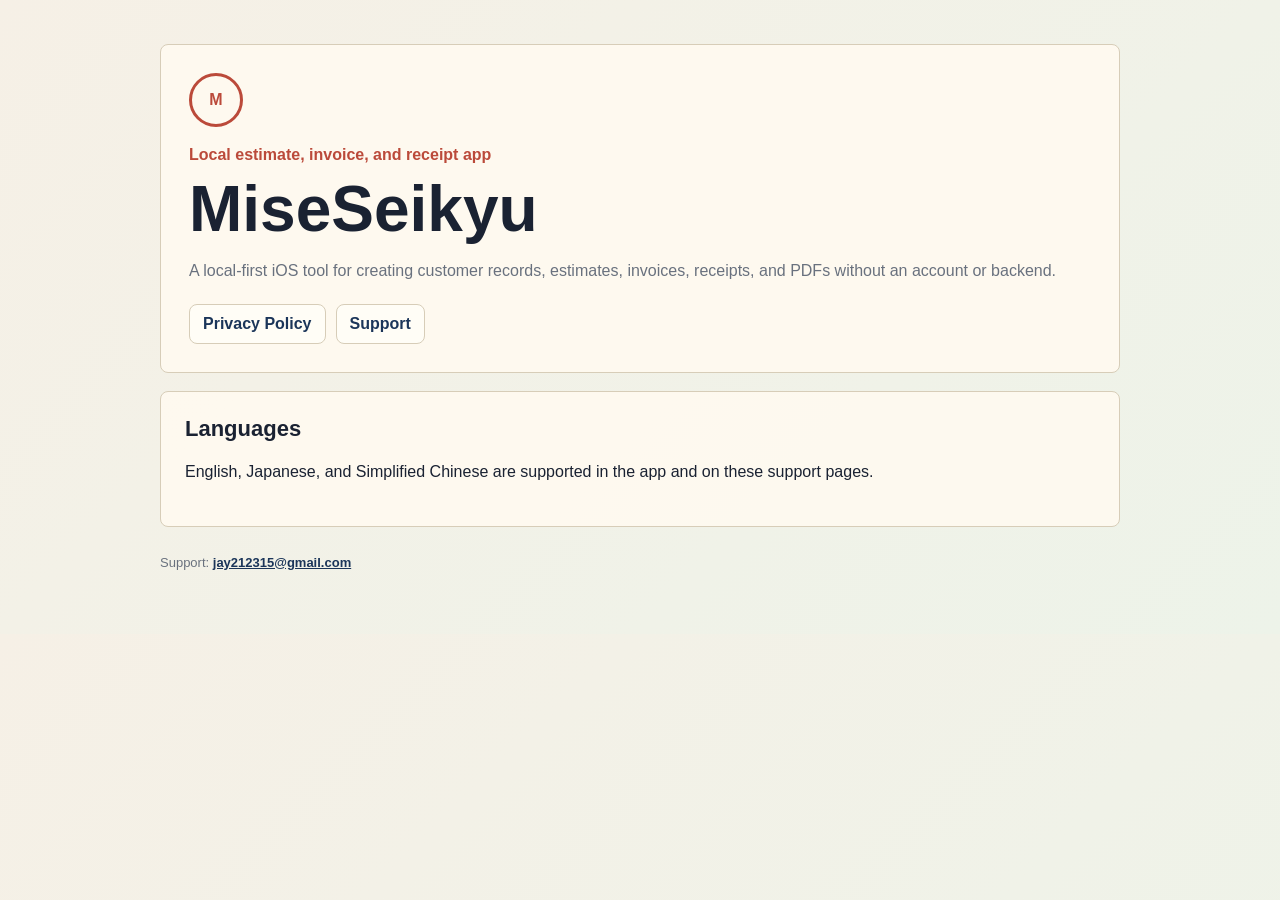
<file: index.html>
<!doctype html>
<html lang="en">
<head>
  <meta charset="utf-8">
  <meta name="viewport" content="width=device-width, initial-scale=1">
  <title>MiseSeikyu</title>
  <link rel="stylesheet" href="assets/site.css">
</head>
<body>
  <main>
    <header>
      <div class="stamp">M</div>
      <p class="kicker">Local estimate, invoice, and receipt app</p>
      <h1>MiseSeikyu</h1>
      <p class="muted">A local-first iOS tool for creating customer records, estimates, invoices, receipts, and PDFs without an account or backend.</p>
      <nav>
        <a href="privacy/">Privacy Policy</a>
        <a href="support/">Support</a>
      </nav>
    </header>
    <section>
      <h2>Languages</h2>
      <p>English, Japanese, and Simplified Chinese are supported in the app and on these support pages.</p>
    </section>
    <footer>Support: <a href="mailto:jay212315@gmail.com">jay212315@gmail.com</a></footer>
  </main>
</body>
</html>
</file>
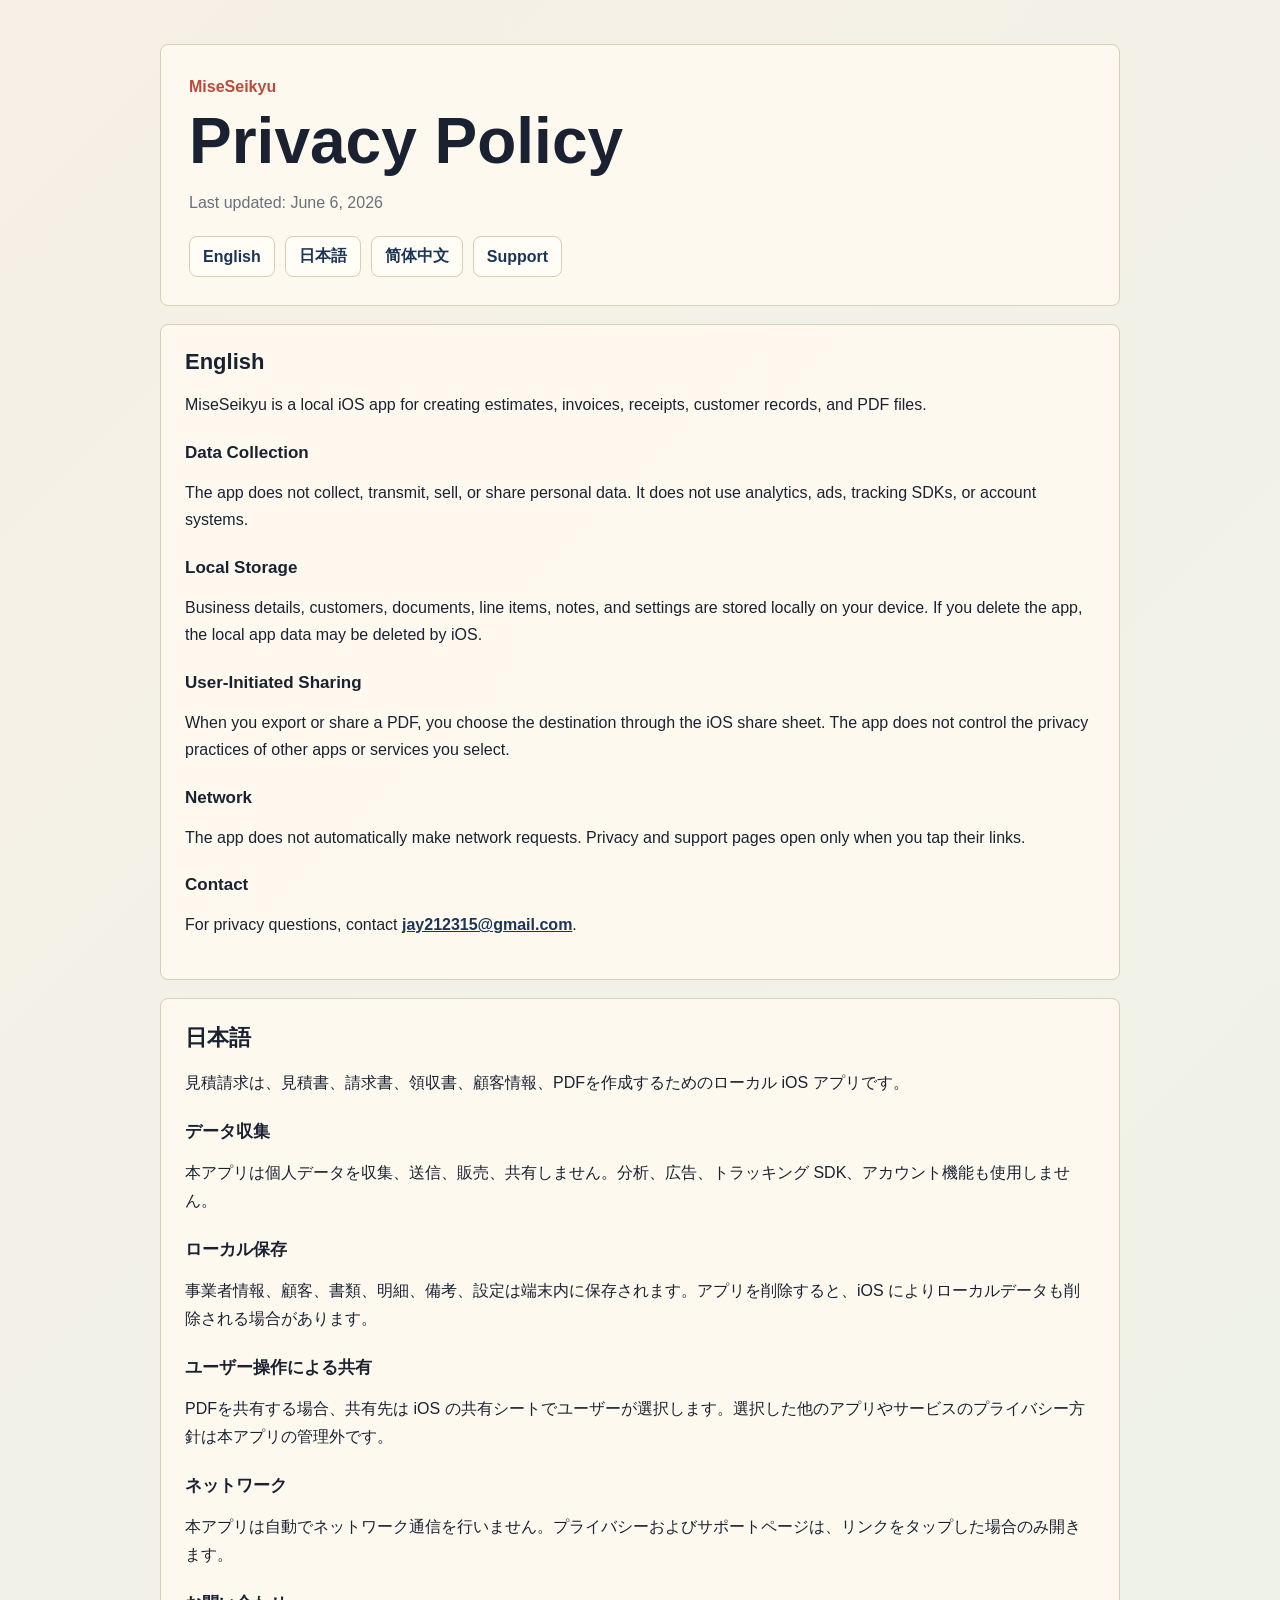
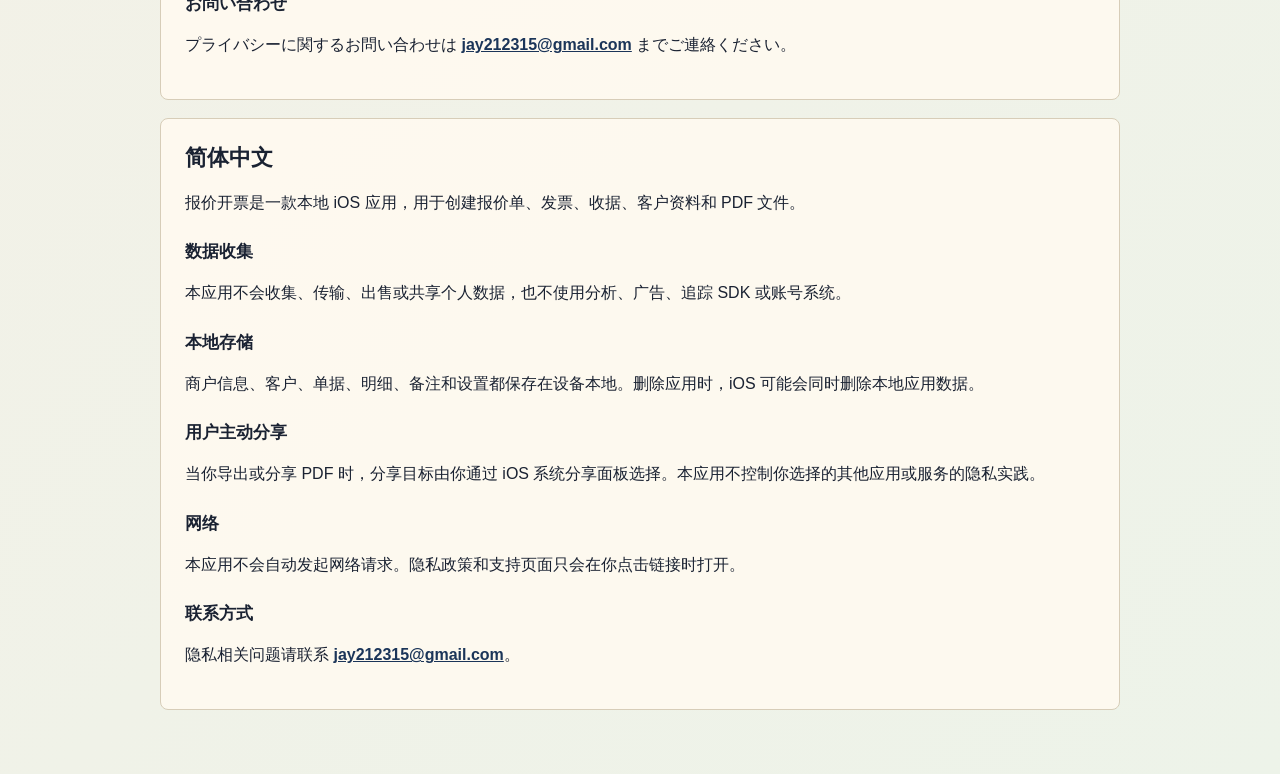
<file: privacy/index.html>
<!doctype html>
<html lang="en">
<head>
  <meta charset="utf-8">
  <meta name="viewport" content="width=device-width, initial-scale=1">
  <title>MiseSeikyu Privacy Policy</title>
  <link rel="stylesheet" href="../assets/site.css">
</head>
<body>
  <main>
    <header>
      <p class="kicker">MiseSeikyu</p>
      <h1>Privacy Policy</h1>
      <p class="muted">Last updated: June 6, 2026</p>
      <nav>
        <a href="#en">English</a>
        <a href="#ja">日本語</a>
        <a href="#zh">简体中文</a>
        <a href="../support/">Support</a>
      </nav>
    </header>

    <section id="en" lang="en">
      <h2>English</h2>
      <p>MiseSeikyu is a local iOS app for creating estimates, invoices, receipts, customer records, and PDF files.</p>
      <h3>Data Collection</h3>
      <p>The app does not collect, transmit, sell, or share personal data. It does not use analytics, ads, tracking SDKs, or account systems.</p>
      <h3>Local Storage</h3>
      <p>Business details, customers, documents, line items, notes, and settings are stored locally on your device. If you delete the app, the local app data may be deleted by iOS.</p>
      <h3>User-Initiated Sharing</h3>
      <p>When you export or share a PDF, you choose the destination through the iOS share sheet. The app does not control the privacy practices of other apps or services you select.</p>
      <h3>Network</h3>
      <p>The app does not automatically make network requests. Privacy and support pages open only when you tap their links.</p>
      <h3>Contact</h3>
      <p>For privacy questions, contact <a href="mailto:jay212315@gmail.com">jay212315@gmail.com</a>.</p>
    </section>

    <section id="ja" lang="ja">
      <h2>日本語</h2>
      <p>見積請求は、見積書、請求書、領収書、顧客情報、PDFを作成するためのローカル iOS アプリです。</p>
      <h3>データ収集</h3>
      <p>本アプリは個人データを収集、送信、販売、共有しません。分析、広告、トラッキング SDK、アカウント機能も使用しません。</p>
      <h3>ローカル保存</h3>
      <p>事業者情報、顧客、書類、明細、備考、設定は端末内に保存されます。アプリを削除すると、iOS によりローカルデータも削除される場合があります。</p>
      <h3>ユーザー操作による共有</h3>
      <p>PDFを共有する場合、共有先は iOS の共有シートでユーザーが選択します。選択した他のアプリやサービスのプライバシー方針は本アプリの管理外です。</p>
      <h3>ネットワーク</h3>
      <p>本アプリは自動でネットワーク通信を行いません。プライバシーおよびサポートページは、リンクをタップした場合のみ開きます。</p>
      <h3>お問い合わせ</h3>
      <p>プライバシーに関するお問い合わせは <a href="mailto:jay212315@gmail.com">jay212315@gmail.com</a> までご連絡ください。</p>
    </section>

    <section id="zh" lang="zh-Hans">
      <h2>简体中文</h2>
      <p>报价开票是一款本地 iOS 应用，用于创建报价单、发票、收据、客户资料和 PDF 文件。</p>
      <h3>数据收集</h3>
      <p>本应用不会收集、传输、出售或共享个人数据，也不使用分析、广告、追踪 SDK 或账号系统。</p>
      <h3>本地存储</h3>
      <p>商户信息、客户、单据、明细、备注和设置都保存在设备本地。删除应用时，iOS 可能会同时删除本地应用数据。</p>
      <h3>用户主动分享</h3>
      <p>当你导出或分享 PDF 时，分享目标由你通过 iOS 系统分享面板选择。本应用不控制你选择的其他应用或服务的隐私实践。</p>
      <h3>网络</h3>
      <p>本应用不会自动发起网络请求。隐私政策和支持页面只会在你点击链接时打开。</p>
      <h3>联系方式</h3>
      <p>隐私相关问题请联系 <a href="mailto:jay212315@gmail.com">jay212315@gmail.com</a>。</p>
    </section>
  </main>
</body>
</html>
</file>
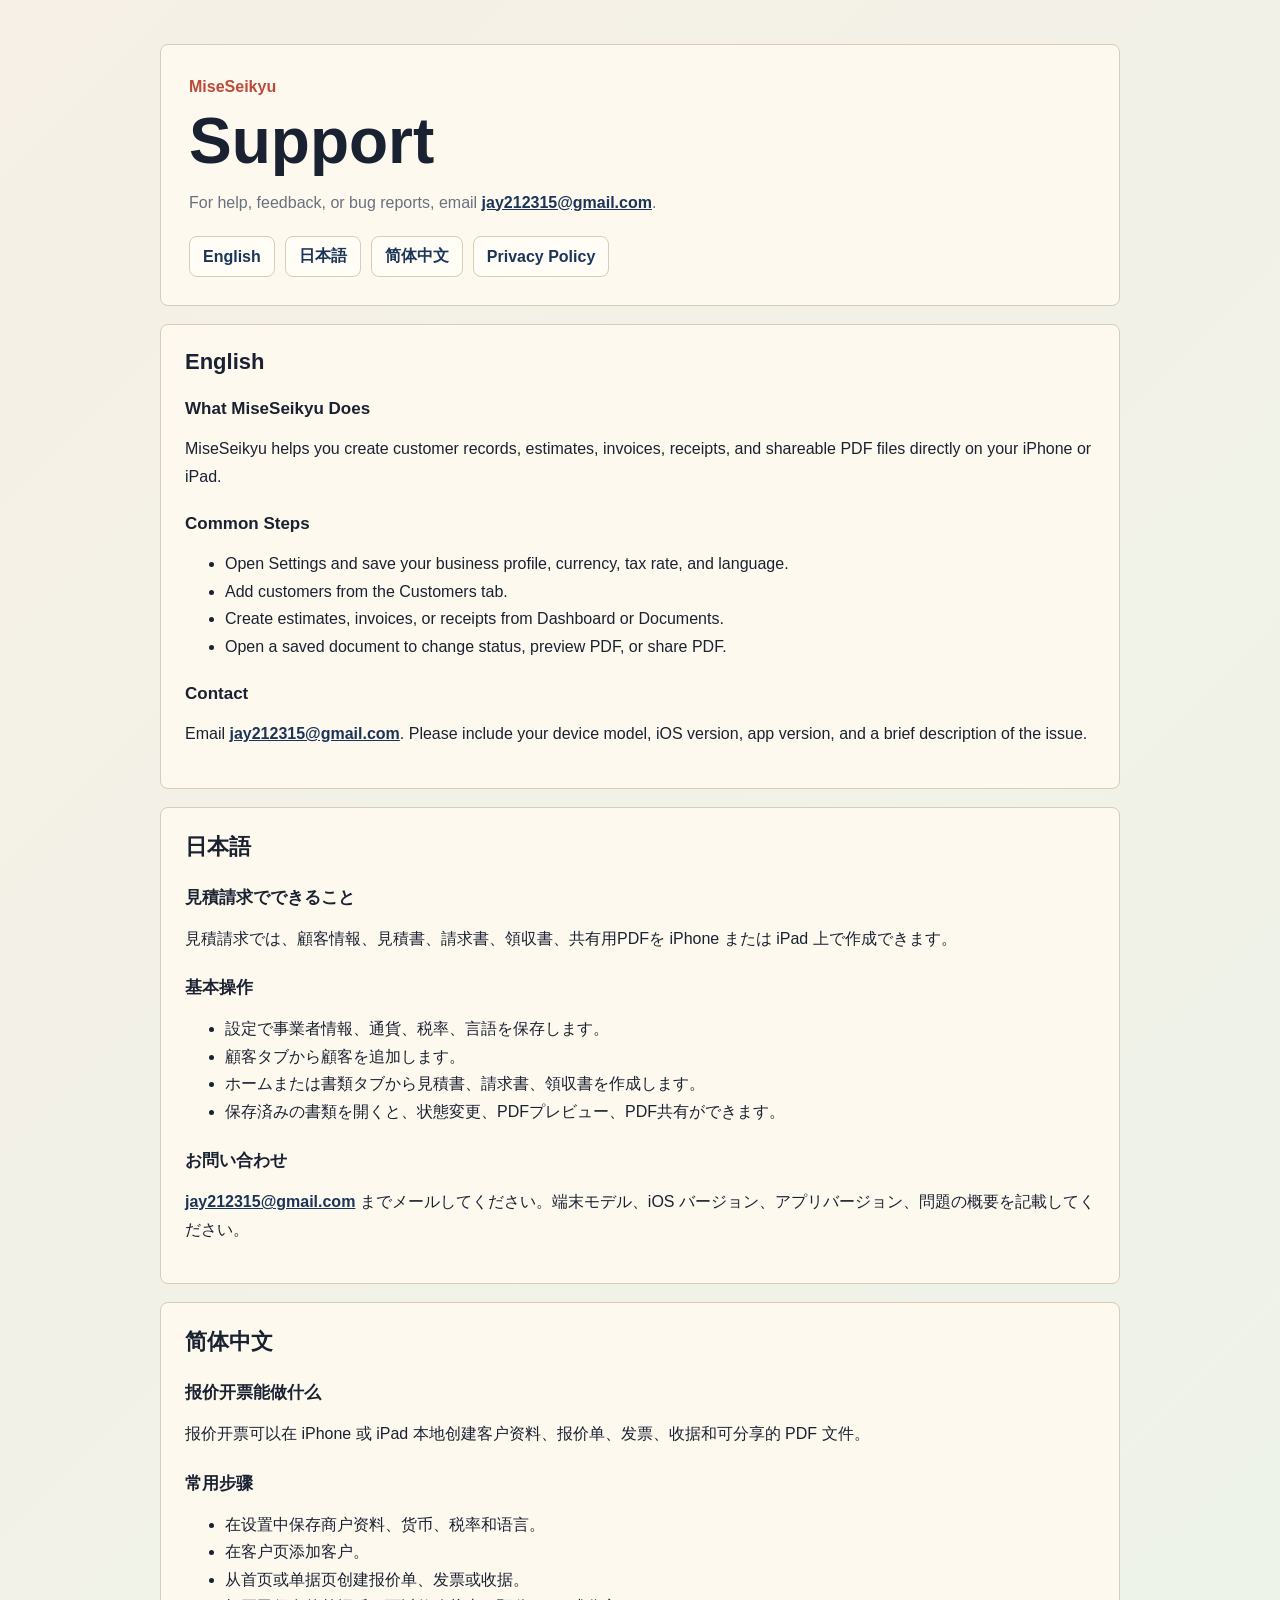
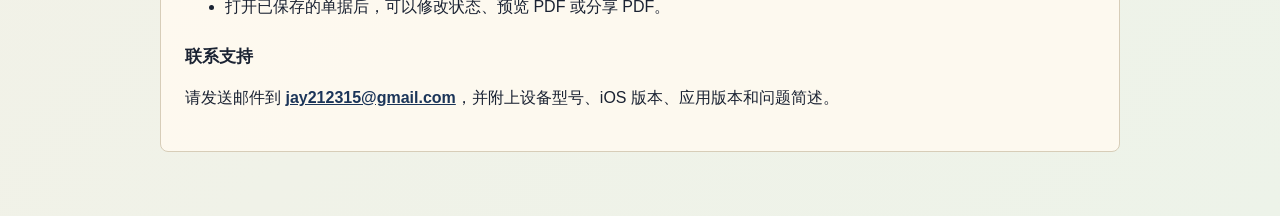
<file: support/index.html>
<!doctype html>
<html lang="en">
<head>
  <meta charset="utf-8">
  <meta name="viewport" content="width=device-width, initial-scale=1">
  <title>MiseSeikyu Support</title>
  <link rel="stylesheet" href="../assets/site.css">
</head>
<body>
  <main>
    <header>
      <p class="kicker">MiseSeikyu</p>
      <h1>Support</h1>
      <p class="muted">For help, feedback, or bug reports, email <a href="mailto:jay212315@gmail.com">jay212315@gmail.com</a>.</p>
      <nav>
        <a href="#en">English</a>
        <a href="#ja">日本語</a>
        <a href="#zh">简体中文</a>
        <a href="../privacy/">Privacy Policy</a>
      </nav>
    </header>

    <section id="en" lang="en">
      <h2>English</h2>
      <h3>What MiseSeikyu Does</h3>
      <p>MiseSeikyu helps you create customer records, estimates, invoices, receipts, and shareable PDF files directly on your iPhone or iPad.</p>
      <h3>Common Steps</h3>
      <ul>
        <li>Open Settings and save your business profile, currency, tax rate, and language.</li>
        <li>Add customers from the Customers tab.</li>
        <li>Create estimates, invoices, or receipts from Dashboard or Documents.</li>
        <li>Open a saved document to change status, preview PDF, or share PDF.</li>
      </ul>
      <h3>Contact</h3>
      <p>Email <a href="mailto:jay212315@gmail.com">jay212315@gmail.com</a>. Please include your device model, iOS version, app version, and a brief description of the issue.</p>
    </section>

    <section id="ja" lang="ja">
      <h2>日本語</h2>
      <h3>見積請求でできること</h3>
      <p>見積請求では、顧客情報、見積書、請求書、領収書、共有用PDFを iPhone または iPad 上で作成できます。</p>
      <h3>基本操作</h3>
      <ul>
        <li>設定で事業者情報、通貨、税率、言語を保存します。</li>
        <li>顧客タブから顧客を追加します。</li>
        <li>ホームまたは書類タブから見積書、請求書、領収書を作成します。</li>
        <li>保存済みの書類を開くと、状態変更、PDFプレビュー、PDF共有ができます。</li>
      </ul>
      <h3>お問い合わせ</h3>
      <p><a href="mailto:jay212315@gmail.com">jay212315@gmail.com</a> までメールしてください。端末モデル、iOS バージョン、アプリバージョン、問題の概要を記載してください。</p>
    </section>

    <section id="zh" lang="zh-Hans">
      <h2>简体中文</h2>
      <h3>报价开票能做什么</h3>
      <p>报价开票可以在 iPhone 或 iPad 本地创建客户资料、报价单、发票、收据和可分享的 PDF 文件。</p>
      <h3>常用步骤</h3>
      <ul>
        <li>在设置中保存商户资料、货币、税率和语言。</li>
        <li>在客户页添加客户。</li>
        <li>从首页或单据页创建报价单、发票或收据。</li>
        <li>打开已保存的单据后，可以修改状态、预览 PDF 或分享 PDF。</li>
      </ul>
      <h3>联系支持</h3>
      <p>请发送邮件到 <a href="mailto:jay212315@gmail.com">jay212315@gmail.com</a>，并附上设备型号、iOS 版本、应用版本和问题简述。</p>
    </section>
  </main>
</body>
</html>
</file>
<file: assets/site.css>
:root {
  color-scheme: light;
  --washi: #f6f0e6;
  --paper: #fffaf0;
  --ink: #1a2232;
  --muted: #69717e;
  --indigo: #1b3559;
  --vermilion: #bb4a3a;
  --sage: #849f80;
  --line: #d7cdb8;
}

* {
  box-sizing: border-box;
}

body {
  margin: 0;
  font-family: -apple-system, BlinkMacSystemFont, "Segoe UI", sans-serif;
  color: var(--ink);
  background: linear-gradient(135deg, var(--washi), #edf3e9);
}

main {
  width: min(960px, calc(100% - 32px));
  margin: 0 auto;
  padding: 44px 0 64px;
}

header {
  padding: 28px;
  border: 1px solid var(--line);
  border-radius: 8px;
  background: rgba(255, 250, 240, 0.92);
}

h1 {
  margin: 0 0 10px;
  font-size: clamp(34px, 7vw, 64px);
  line-height: 1;
}

h2 {
  margin: 0 0 12px;
  font-size: 22px;
}

h3 {
  margin: 24px 0 8px;
  font-size: 17px;
}

p,
li {
  line-height: 1.72;
}

nav {
  display: flex;
  flex-wrap: wrap;
  gap: 10px;
  margin-top: 20px;
}

a {
  color: var(--indigo);
  font-weight: 650;
}

nav a,
.button {
  display: inline-flex;
  align-items: center;
  min-height: 40px;
  padding: 9px 13px;
  border: 1px solid var(--line);
  border-radius: 8px;
  background: #fffdf6;
  text-decoration: none;
}

section {
  margin-top: 18px;
  padding: 24px;
  border: 1px solid var(--line);
  border-radius: 8px;
  background: rgba(255, 250, 240, 0.9);
}

.kicker {
  margin: 0 0 8px;
  color: var(--vermilion);
  font-weight: 750;
}

.muted {
  color: var(--muted);
}

.stamp {
  display: inline-flex;
  align-items: center;
  justify-content: center;
  width: 54px;
  height: 54px;
  margin-bottom: 14px;
  border: 3px solid var(--vermilion);
  border-radius: 50%;
  color: var(--vermilion);
  font-weight: 800;
}

footer {
  margin-top: 28px;
  color: var(--muted);
  font-size: 13px;
}
</file>
